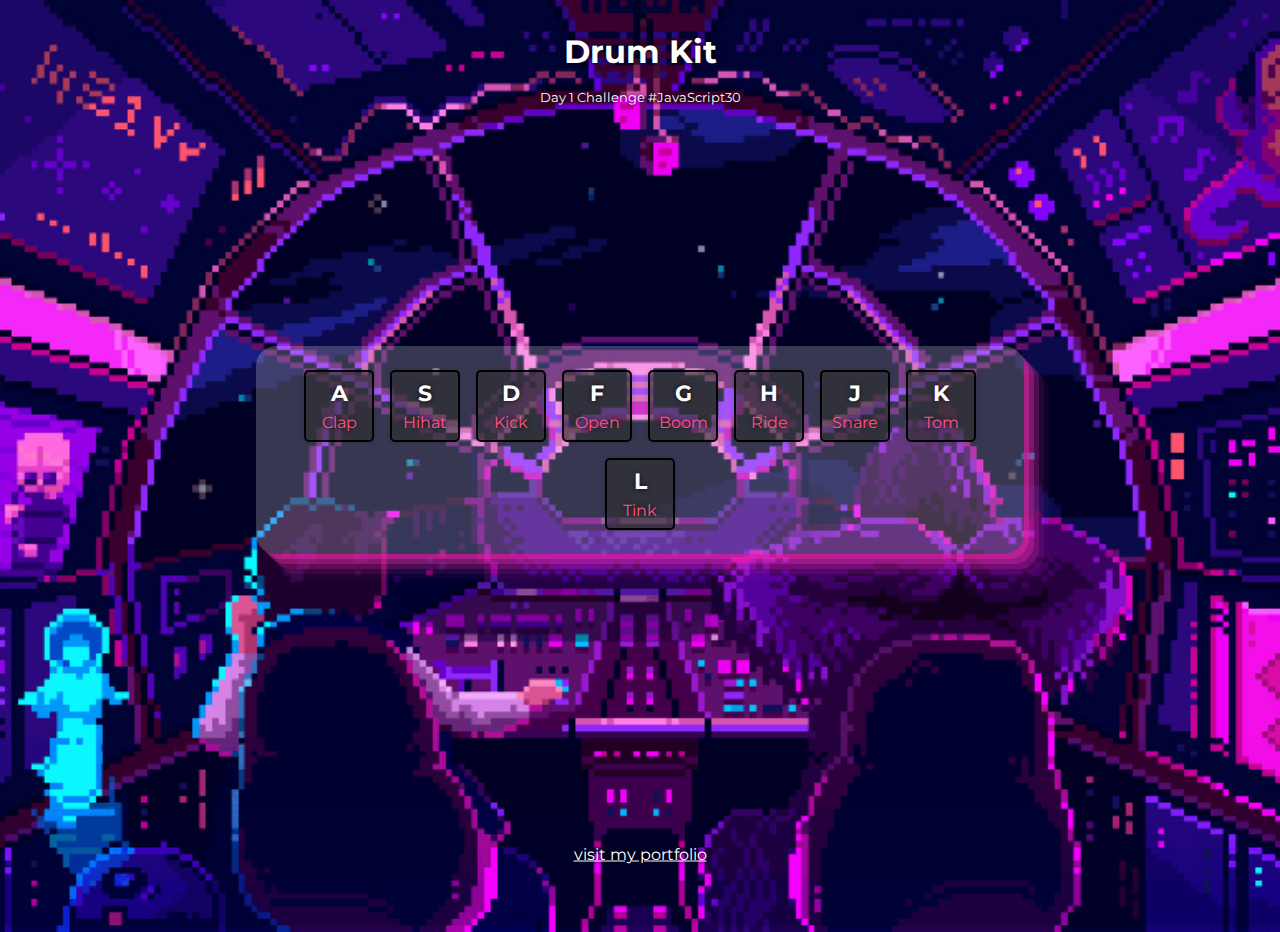
<file: Day_1_Drumkit_JavaScript30/index.html>
<!DOCTYPE html>
<html lang="en">
  <head>
    <meta charset="UTF-8">
    <meta http-equiv="X-UA-Compatible" content="IE=edge">
    <meta name="viewport" content="width=device-width, initial-scale=1.0">
    <title>Drumkit - Day 1 JavaScript30</title>
    <link rel="stylesheet" href="style.css">
    <script type="text/javascript" src="scripts.js"></script>
  </head>
  <body>
    <header>
      <h1>Drum Kit</h1>
      <small>Day 1 Challenge #JavaScript30</small>
    </header>
    <main class="keys-container">
      <div data-key="65" class="key">
        <kbd>A</kbd>
        <span class="sound">Clap</span>
      </div>
      <div data-key="83" class="key">
        <kbd>S</kbd>
        <span class="sound">Hihat</span>
      </div>
      <div data-key="68" class="key">
        <kbd>D</kbd>
        <span class="sound">Kick</span>
      </div>
      <div data-key="70" class="key">
        <kbd>F</kbd>
        <span class="sound">Open</span>
      </div>
      <div data-key="71" class="key">
        <kbd>G</kbd>
        <span class="sound">Boom</span>
      </div>
      <div data-key="72" class="key">
        <kbd>H</kbd>
        <span class="sound">Ride</span>
      </div>
      <div data-key="74" class="key">
        <kbd>J</kbd>
        <span class="sound">Snare</span>
      </div>
      <div data-key="75" class="key">
        <kbd>K</kbd>
        <span class="sound">Tom</span>
      </div>
      <div data-key="76" class="key">
        <kbd>L</kbd>
        <span class="sound">Tink</span>
      </div>
    </main>
    <footer>
      <a href="https://naicheyoung.com">
        visit my portfolio
      </a>
    </footer>
    
    <audio data-key="65" src="audio/clap.wav"></audio>
    <audio data-key="83" src="audio/hihat.wav"></audio>
    <audio data-key="68" src="audio/kick.wav"></audio>
    <audio data-key="70" src="audio/openhat.wav"></audio>
    <audio data-key="71" src="audio/boom.wav"></audio>
    <audio data-key="72" src="audio/ride.wav"></audio>
    <audio data-key="74" src="audio/snare.wav"></audio>
    <audio data-key="75" src="audio/tom.wav"></audio>
    <audio data-key="76" src="audio/tink.wav"></audio>
  </body>
</html>
</file>
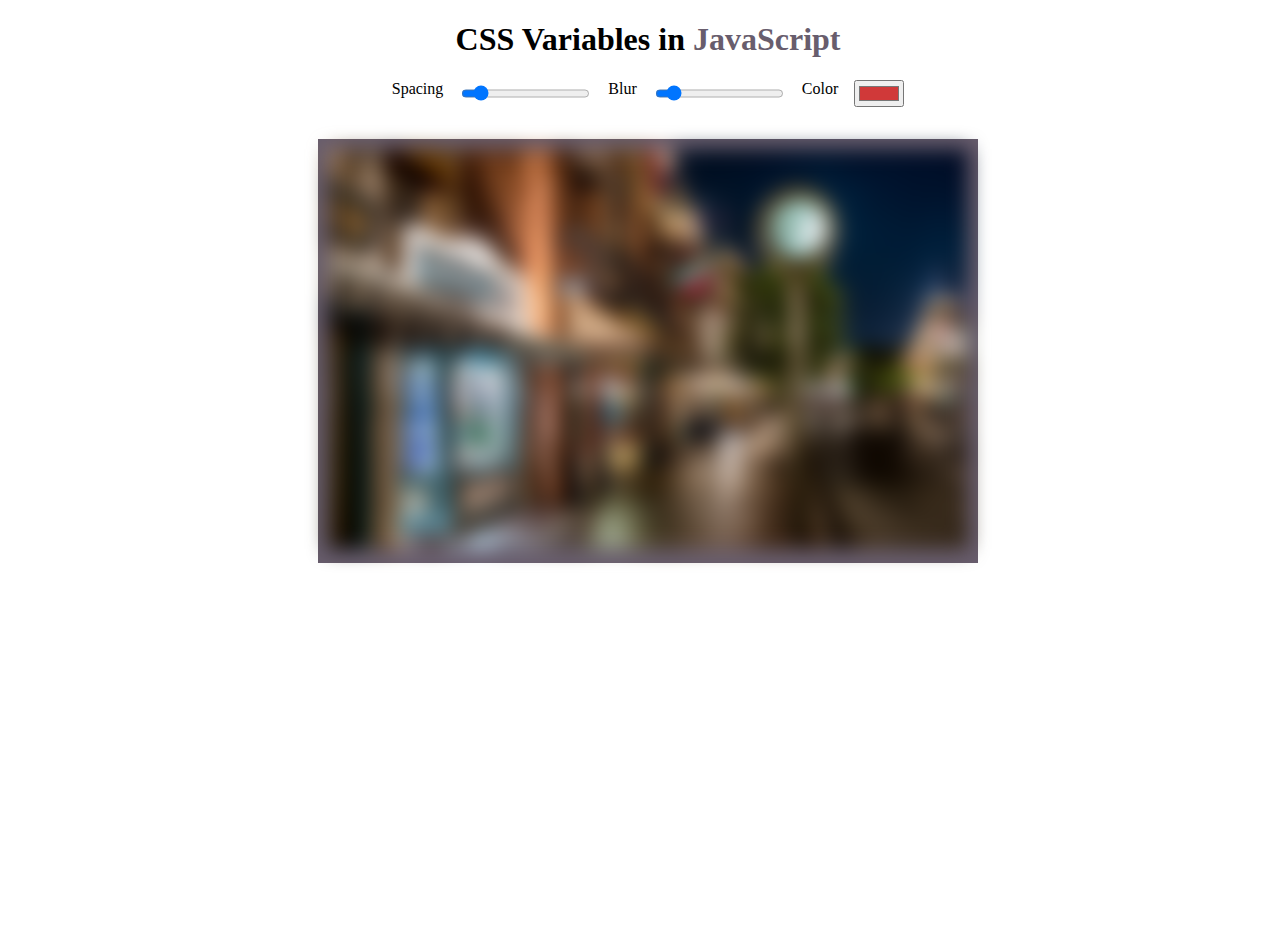
<file: Day_3_CSS_Variables/index.html>
<!DOCTYPE html>
<html lang="en">
<head>
  <meta charset="UTF-8">
  <meta http-equiv="X-UA-Compatible" content="IE=edge">
  <meta name="viewport" content="width=device-width, initial-scale=1.0">
  <title>CSS Variables - Day 3 JavaScript30</title>
  <link rel="stylesheet" href="style.css">
</head>
<body>
  <header>
    <h1>CSS Variables in <span class="header">JavaScript</span></h1>
  </header>
  <main>
    <div class="container">
      <label for="spacing">Spacing</label>
      <input type="range" name="spacing" value="10" data-sizing="px">
      <label for="blur">Blur</label>
      <input type="range" name="blur" value="10" data-sizing="px">
      <label for="color">Color</label>
      <input type="color" name="color" value="#d03939">
    </div>
    <div class="img-container">
      <img src="./image.jpg" alt="Image">
    </div>
  </main>
  <footer>
  </footer>
</body>
<script src="./script.js"></script>
</html>
</file>
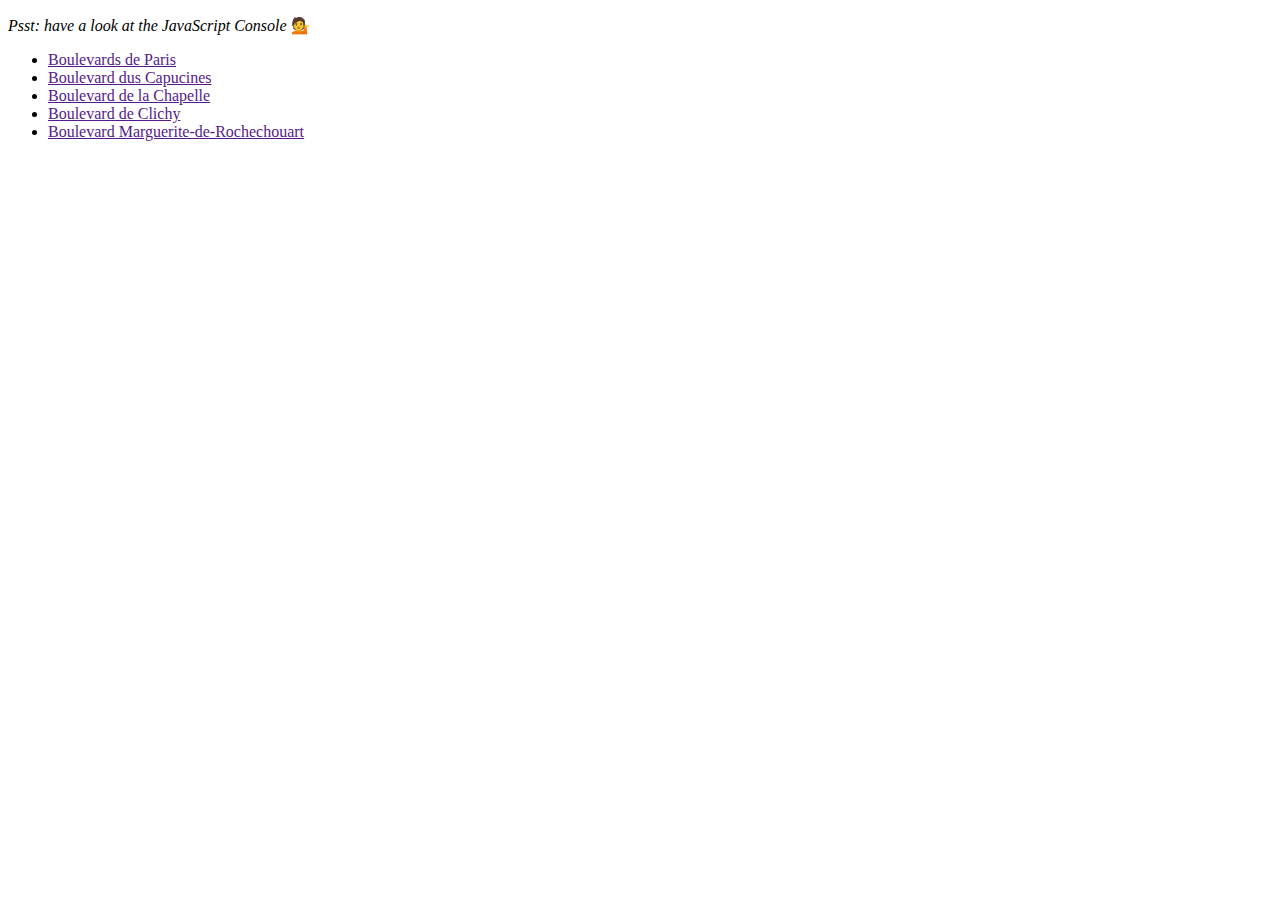
<file: Day_4_Array_Cardio/index.html>
<!DOCTYPE html>
<html lang="en">
<head>
  <meta charset="UTF-8">
  <title>Array Cardio 💪</title>
</head>
<body>
  <p><em>Psst: have a look at the JavaScript Console</em> 💁</p>
  <ul>
    <li><a href="" class="link">Boulevards de Paris</a></li>
    <li><a href="" class="link">Boulevard dus Capucines</a></li>
    <li><a href="" class="link">Boulevard de la Chapelle</a></li>
    <li><a href="" class="link">Boulevard de Clichy</a></li>
    <li><a href="" class="link">Boulevard Marguerite-de-Rochechouart</a></li>
  </ul>
  <script>
    const inventors = [
      { first: 'Albert', last: 'Einstein', year: 1879, passed: 1955 },
      { first: 'Isaac', last: 'Newton', year: 1643, passed: 1727 },
      { first: 'Galileo', last: 'Galilei', year: 1564, passed: 1642 },
      { first: 'Marie', last: 'Curie', year: 1867, passed: 1934 },
      { first: 'Johannes', last: 'Kepler', year: 1571, passed: 1630 },
      { first: 'Nicolaus', last: 'Copernicus', year: 1473, passed: 1543 },
      { first: 'Max', last: 'Planck', year: 1858, passed: 1947 },
      { first: 'Katherine', last: 'Blodgett', year: 1898, passed: 1979 },
      { first: 'Ada', last: 'Lovelace', year: 1815, passed: 1852 },
      { first: 'Sarah E.', last: 'Goode', year: 1855, passed: 1905 },
      { first: 'Lise', last: 'Meitner', year: 1878, passed: 1968 },
      { first: 'Hanna', last: 'Hammarström', year: 1829, passed: 1909 }
    ];

    const people = [
      'Bernhard, Sandra', 'Bethea, Erin', 'Becker, Carl', 'Bentsen, Lloyd', 'Beckett, Samuel', 'Blake, William', 'Berger, Ric', 'Beddoes, Mick', 'Beethoven, Ludwig',
      'Belloc, Hilaire', 'Begin, Menachem', 'Bellow, Saul', 'Benchley, Robert', 'Blair, Robert', 'Benenson, Peter', 'Benjamin, Walter', 'Berlin, Irving',
      'Benn, Tony', 'Benson, Leana', 'Bent, Silas', 'Berle, Milton', 'Berry, Halle', 'Biko, Steve', 'Beck, Glenn', 'Bergman, Ingmar', 'Black, Elk', 'Berio, Luciano',
      'Berne, Eric', 'Berra, Yogi', 'Berry, Wendell', 'Bevan, Aneurin', 'Ben-Gurion, David', 'Bevel, Ken', 'Biden, Joseph', 'Bennington, Chester', 'Bierce, Ambrose',
      'Billings, Josh', 'Birrell, Augustine', 'Blair, Tony', 'Beecher, Henry', 'Biondo, Frank'
    ];
    
    // Array.prototype.filter()
    // 1. Filter the list of inventors for those who were born in the 1500's
    console.log(inventors.filter(i => {
      return (i.year >= 1500 && i.year < 1600)
    }))

    // Array.prototype.map()
    // 2. Give us an array of the inventors first and last names
    console.log(inventors.map(i => {
      return `${i.first} ${i.last}`
    }))

    // Array.prototype.sort()
    // 3. Sort the inventors by birthdate, oldest to youngest
    console.table(inventors.sort((a, b) => {
      return ((a.year > b.year) ? 1 : -1)
    }))

    // Array.prototype.reduce()
    // 4. How many years did all the inventors live all together?
    const diff = inventors.map(i => {
      return i.passed - i.year
    })
    let count = 0
    const sum = diff.forEach(i => {
      return count += i
    })
    // console.log(count)
    console.log(inventors.reduce((total, inventor) => {
      return total + (inventor.passed - inventor.year)
    }, 0))

    // 5. Sort the inventors by years lived
    console.table(inventors.sort((a, b) => {
      return (((a.passed - a.year) > (b.passed - b.year)) ? -1 : 1)
    }))
    // 6. create a list of Boulevards in Paris that contain 'de' anywhere in the name
    // https://en.wikipedia.org/wiki/Category:Boulevards_in_Paris

    const links = Array.from(document.querySelectorAll('.link'))
    const de = links.map(link => {
      return link.textContent
    })
    const result = de.filter(i => {
      return i.includes('de')
    })
    console.table(result)

  </script>
</body>
</html>
</file>
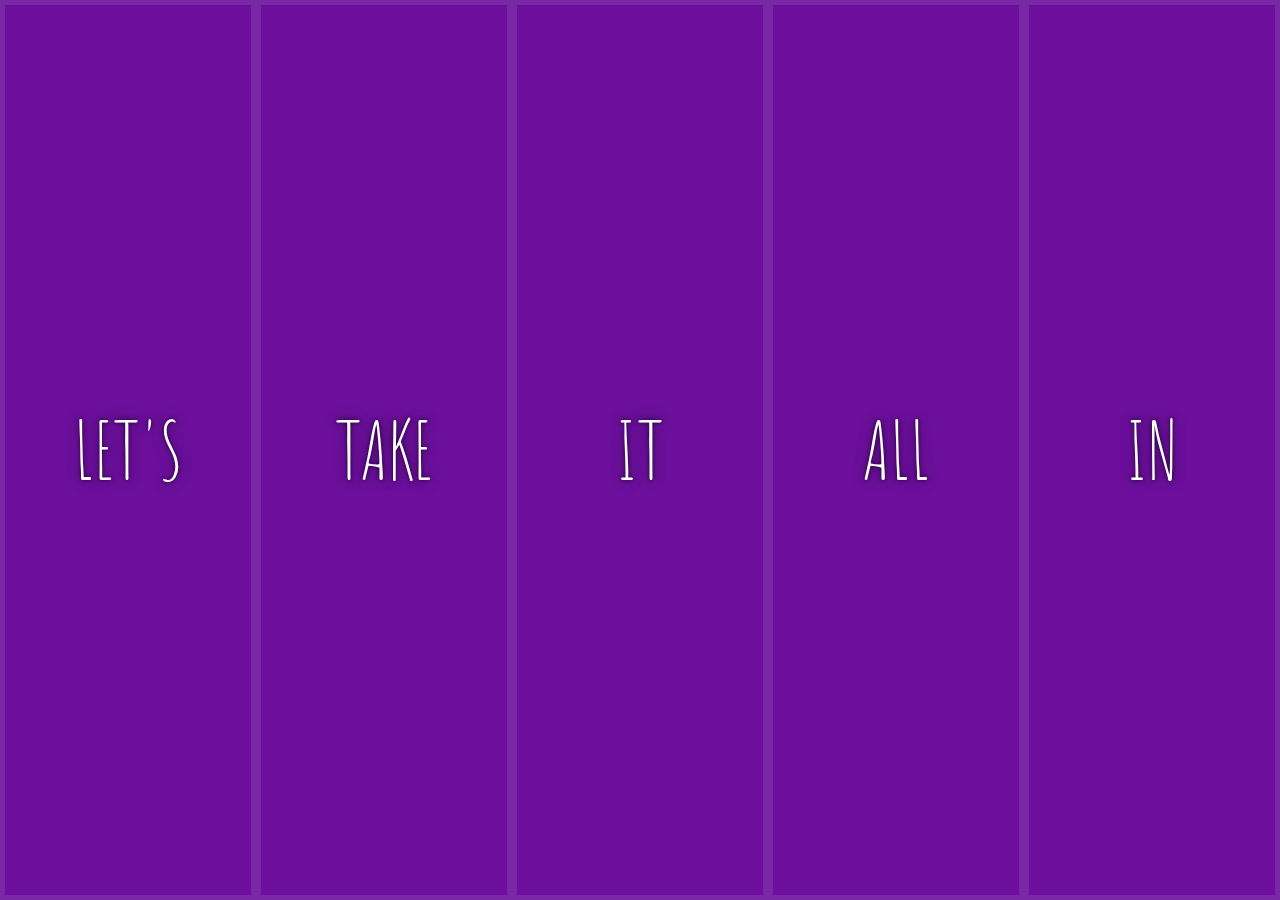
<file: Day_5_Flex_Gallery/index.html>
<!DOCTYPE html>
<html lang="en">
<head>
  <meta charset="UTF-8">
  <title>Flex Panels 💪</title>
  <link href='https://fonts.googleapis.com/css?family=Amatic+SC' rel='stylesheet' type='text/css'>
</head>
<body>
  <style>
    html {
      box-sizing: border-box;
      background: #ffc600;
      font-family: 'helvetica neue';
      font-size: 20px;
      font-weight: 200;
    }
    
    body {
      margin: 0;
    }
    
    *, *:before, *:after {
      box-sizing: inherit;
    }

    .panels {
      min-height: 100vh;
      overflow: hidden;
      display: flex;
    }

    .panel {
      cursor: pointer;
      background: #6B0F9C;
      box-shadow: inset 0 0 0 5px rgba(255,255,255,0.1);
      color: white;
      text-align: center;
      align-items: center;
      /* Safari transitionend event.propertyName === flex */
      /* Chrome + FF transitionend event.propertyName === flex-grow */
      transition:
        font-size 0.7s cubic-bezier(0.61,-0.19, 0.7,-0.11),
        flex 0.7s cubic-bezier(0.61,-0.19, 0.7,-0.11),
        background 0.2s;
      font-size: 20px;
      background-size: cover;
      background-position: center;
      display: flex;
      flex-direction: column;
      flex: 1;
      justify-content: space-around;
      align-content: center;
    }

    .panel1 { background-image:url(https://source.unsplash.com/gYl-UtwNg_I/1500x1500); }
    .panel2 { background-image:url(https://source.unsplash.com/rFKUFzjPYiQ/1500x1500); }
    .panel3 { background-image:url(https://images.unsplash.com/photo-1465188162913-8fb5709d6d57?ixlib=rb-0.3.5&q=80&fm=jpg&crop=faces&cs=tinysrgb&w=1500&h=1500&fit=crop&s=967e8a713a4e395260793fc8c802901d); }
    .panel4 { background-image:url(https://source.unsplash.com/ITjiVXcwVng/1500x1500); }
    .panel5 { background-image:url(https://source.unsplash.com/3MNzGlQM7qs/1500x1500); }

    /* Flex Children */
    .panel > * {
      margin: 0;
      width: 100%;
      transition: transform 0.5s;
      flex: 1 0 auto;
      display: flex;
      justify-content: center;
      align-items: center;
    }
    .panel > *:first-child {
      transform: translateY(-100%);
    }
    .panel.open-active > *:first-child {
      transform: translateY(0);
      transition: transform 1.5s;
    }
    .panel > *:last-child {
      transform: translateY(100%);
    }
    .panel.open-active > *:last-child {
      transform: translateY(0);
      transition: transform 1.5s;
    }
    .panel p {
      text-transform: uppercase;
      font-family: 'Amatic SC', cursive;
      text-shadow: 0 0 4px rgba(0, 0, 0, 0.72), 0 0 14px rgba(0, 0, 0, 0.45);
      font-size: 2em;
      
    }
    
    .panel p:nth-child(2) {
      font-size: 4em;
    }

    .panel.open {
      flex: 5;
      font-size: 30px;
    }

  </style>


  <div class="panels">
    <div class="panel panel1">
      <p>Hey</p>
      <p>Let's</p>
      <p>Dance</p>
    </div>
    <div class="panel panel2">
      <p>Give</p>
      <p>Take</p>
      <p>Receive</p>
    </div>
    <div class="panel panel3">
      <p>Experience</p>
      <p>It</p>
      <p>Today</p>
    </div>
    <div class="panel panel4">
      <p>Give</p>
      <p>All</p>
      <p>You can</p>
    </div>
    <div class="panel panel5">
      <p>Life</p>
      <p>In</p>
      <p>Motion</p>
    </div>
  </div>

  <script>
    const panels = document.querySelectorAll('.panel')
    panels.forEach(panel => {
      panel.addEventListener('click', (e) => {
          panels.forEach(panel => {
          panel.style.flex = '1'
        })
        panel.style.flex = '5'
        panel.classList.add( 'open-active')
      })
    })
  </script>
</body>
</html>
</file>
<file: Day_1_Drumkit_JavaScript30/style.css>
@import url('https://fonts.googleapis.com/css2?family=Montserrat:wght@500&display=swap');

* {
  margin: 0;
  box-sizing: border-box;
}
header {
  width: 50%;
  margin: 2rem auto;
  text-align: center;
}
header > h1,
header > small {
  color: #fff;
  text-shadow: 0 0 5px rgb(0, 0, 0) ;
  margin: 1rem;

}

body {
  width: 100vw;
  height: 100vh;
  background-image: url("./images/background.png");
  background-position: center;
  background-size: cover;
  font-family: 'Montserrat';
}
.keys-container {
  width: 60%;
  margin: 0;
  padding: 1rem;
  display: flex;
  flex-wrap: wrap;
  flex-direction: row;
  justify-content: center;
  align-items: center;
  background-color: rgba(237, 237, 237, 0.233);
  position: absolute;
  top: 50%;
  left: 50%;
  -ms-transform: translate(-50%, -50%);
  transform: translate(-50%, -50%);
  border-radius: 20px;
  box-shadow: rgba(240, 46, 170, 0.4) 5px 5px, rgba(240, 46, 170, 0.3) 10px 10px, rgba(240, 46, 170, 0.2) 15px 15px, rgba(240, 46, 170, 0.1) 20px 20px, rgba(240, 46, 170, 0.05) 25px 25px;
}
  
  .key {
  font-family: 'Montserrat';
  height: 50%;
  background-color: rgba(46, 46, 46, 0.612);
  padding: .5rem;
  display: flex;
  flex-wrap: wrap;
  flex-direction: column;
  justify-content: center;
  align-items: center;
  font-size: 20px;
  gap: 6px;
  border-radius: 5px;
  border: 2px solid #000;
  margin: .5rem;
  /* transition: all .07s; */
  width: 70px;
  text-shadow: 0 0 5px rgba(0, 0, 0, 0.781) ;
  box-shadow: 0 0 5px #00000030;
}
.keyOn {
  transform: scale(1.1);
  border-color: #fe5481;
  box-shadow: 0 0 5px #fe5481;
}
kbd {
  font-family: 'Montserrat';
  color: #fff;
  font-size: 22px;
  font-weight: bold;
}
.sound {
  color: #fe5481;
  font-size: 16px;
}
footer {
  position: absolute;
  bottom: 3%;
  left: 50%;
  -ms-transform: translate(-50%, -50%);
  transform: translate(-50%, -50%);
}
footer > a {
  color: #fff;
  text-shadow: 0 0 5px rgb(0, 0, 0) ;
}
</file>
<file: Day_3_CSS_Variables/style.css>
:root {
  --color: #685d6d;
  --spacing: 10px;
  --blur: 10px;
}
body {
  width: 100vw;
  height: 100vh;
}
h1 {
  text-align: center;
}
.header {
  color: var(--color);
}
img {
  width: 100%;
  height: auto;
  
  filter: blur(var(--blur));
}
.container {
  max-width: 50%;
  margin: 0 auto;
  display: flex;
  flex-direction: row;
  justify-content: center;
  gap: 1rem;
}
.img-container {
  padding: var(--spacing);
  background-color: var(--color);
  max-width: 50%;
  margin: 2rem auto;
}
</file>
